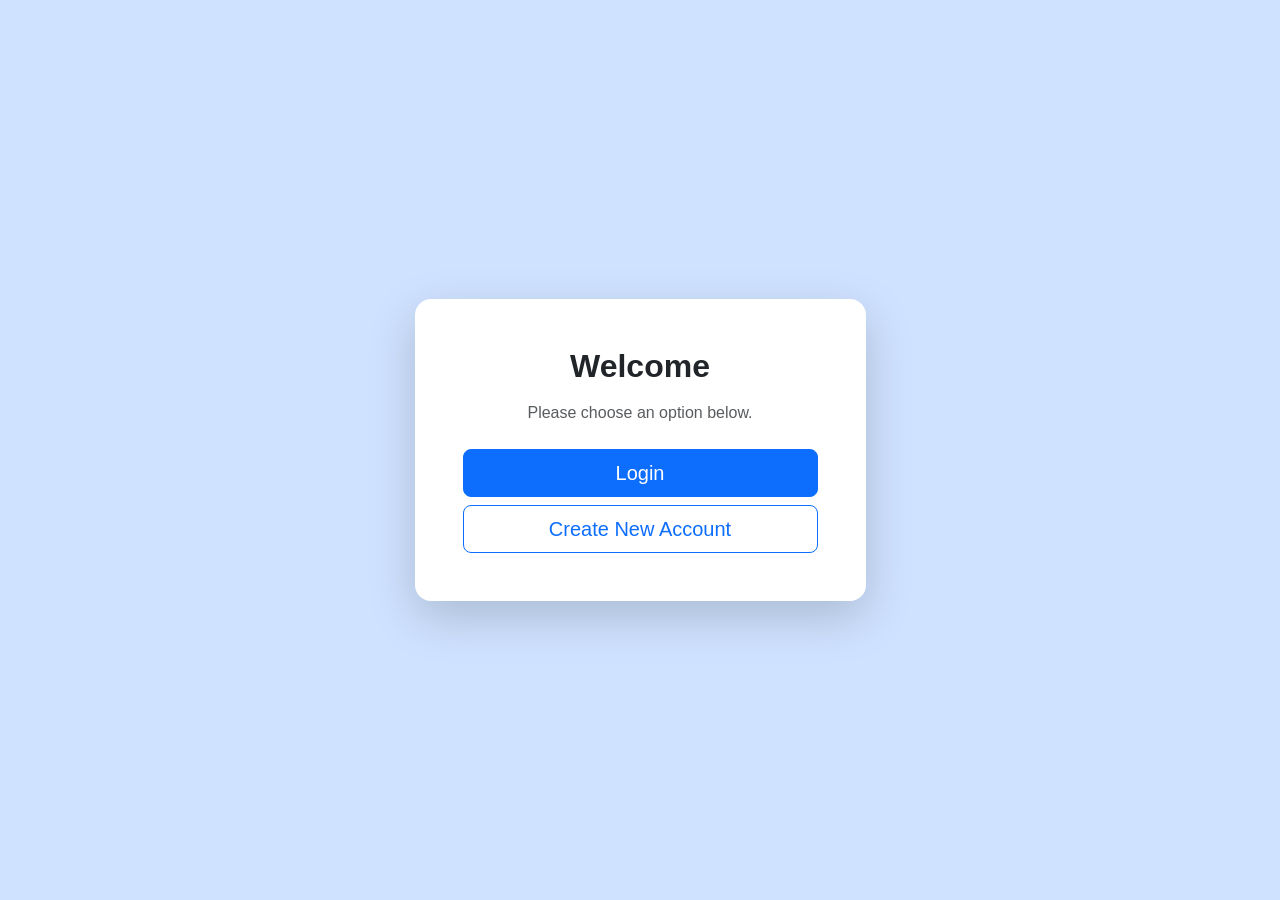
<file: index.html>
<!doctype html>
<html lang="en">
  <head>
    <meta charset="UTF-8" />
    <meta name="viewport" content="width=device-width, initial-scale=1.0" />
    <title>Auth System</title>
    <link
      href="https://cdn.jsdelivr.net/npm/bootstrap@5.3.3/dist/css/bootstrap.min.css"
      rel="stylesheet"
    />
    <link rel="stylesheet" href="CSS/style.css" />
  </head>
  <body
    class="bg-primary-subtle min-vh-100 d-flex align-items-center justify-content-center p-3"
  >
    <div class="container">
      <div class="row justify-content-center">
        <div class="col-12 col-md-6 col-lg-5">
          <div class="card shadow-lg border-0 rounded-4">
            <div class="card-body p-4 p-md-5 text-center">
              <h2 class="fw-bold mb-3">Welcome</h2>
              <p class="text-muted mb-4">Please choose an option below.</p>
              <div class="d-grid gap-2">
                <a href="login.html" class="btn btn-primary btn-lg">Login</a>
                <a href="register.html" class="btn btn-outline-primary btn-lg"
                  >Create New Account</a
                >
              </div>
            </div>
          </div>
        </div>
      </div>
    </div>
  </body>
</html>
</file>
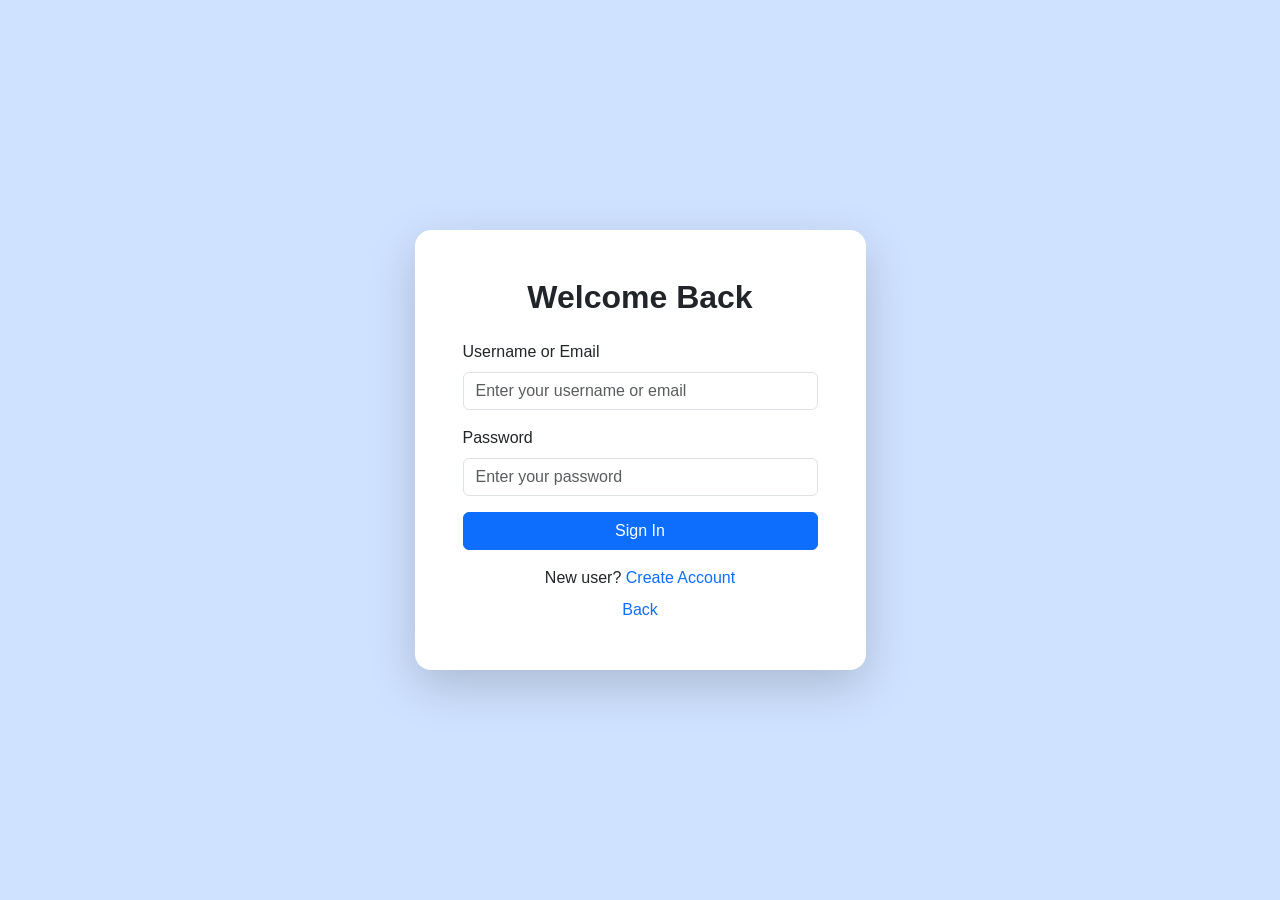
<file: login.html>
<!doctype html>
<html lang="en">
  <head>
    <meta charset="UTF-8" />
    <meta name="viewport" content="width=device-width, initial-scale=1.0" />
    <title>Login</title>
    <link
      href="https://cdn.jsdelivr.net/npm/bootstrap@5.3.3/dist/css/bootstrap.min.css"
      rel="stylesheet"
    />
    <link rel="stylesheet" href="CSS/style.css" />
  </head>
  <body
    class="bg-primary-subtle min-vh-100 d-flex align-items-center justify-content-center p-3"
  >
    <div class="container">
      <div class="row justify-content-center">
        <div class="col-12 col-md-6 col-lg-5">
          <div class="card shadow-lg border-0 rounded-4">
            <div class="card-body p-4 p-md-5">
              <h2 class="fw-bold text-center mb-4">Welcome Back</h2>
              <form id="logForm">
                <div class="mb-3">
                  <label for="lIdentifier" class="form-label"
                    >Username or Email</label
                  >
                  <input
                    type="text"
                    class="form-control"
                    id="lIdentifier"
                    required
                    placeholder="Enter your username or email"
                  />
                </div>
                <div class="mb-3">
                  <label for="lPass" class="form-label">Password</label>
                  <input
                    type="password"
                    class="form-control"
                    id="lPass"
                    required
                    placeholder="Enter your password"
                  />
                </div>
                <button type="submit" class="btn btn-primary w-100">
                  Sign In
                </button>
                <p class="text-center mt-3 mb-2">
                  New user?
                  <a href="register.html">Create Account</a>
                </p>
                <p class="text-center mb-0">
                  <a href="index.html">Back</a>
                </p>
              </form>
            </div>
          </div>
        </div>
      </div>
    </div>
    <script src="JS/registerlogin.js"></script>
  </body>
</html>
</file>
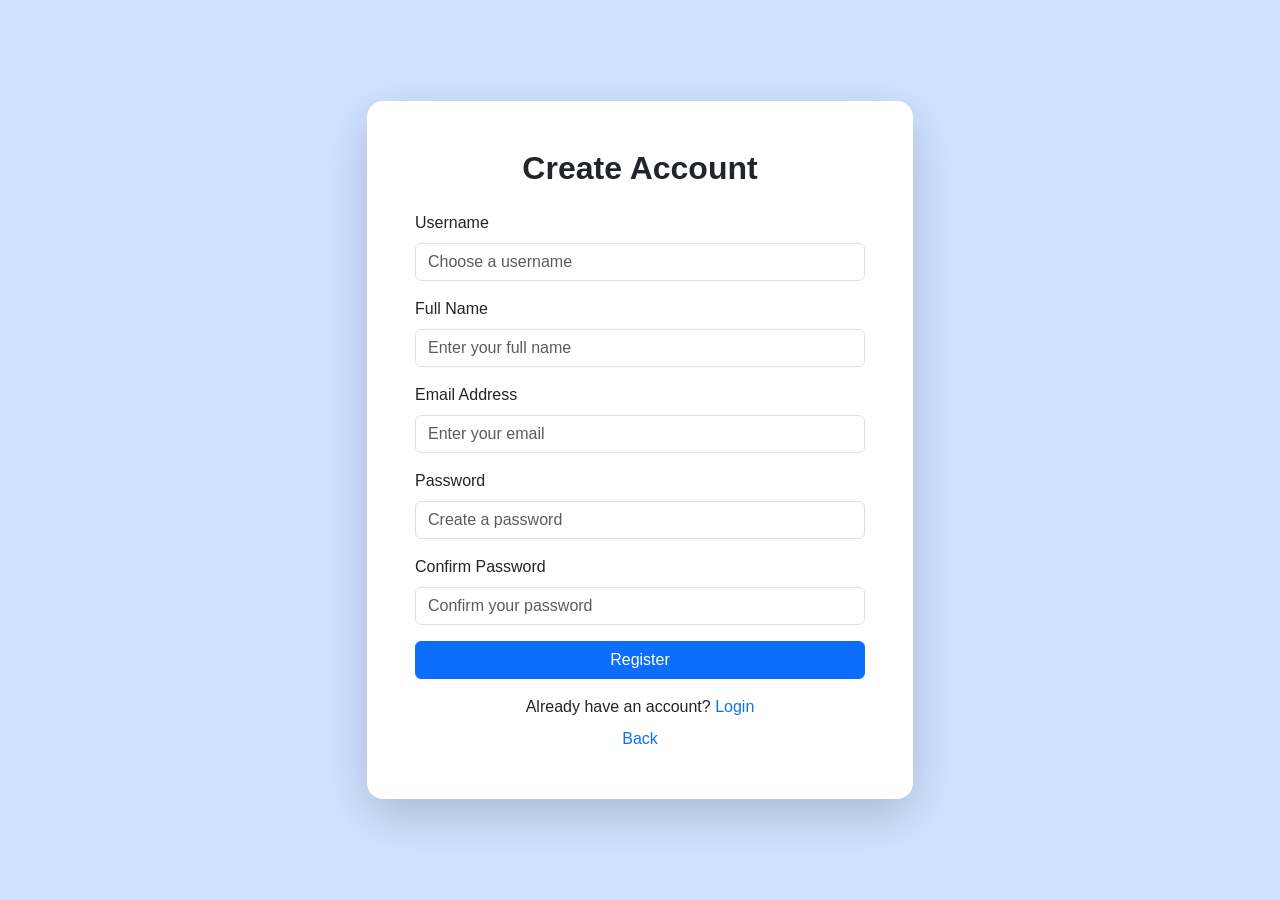
<file: register.html>
<!doctype html>
<html lang="en">
  <head>
    <meta charset="UTF-8" />
    <meta name="viewport" content="width=device-width, initial-scale=1.0" />
    <title>Create Account</title>
    <link
      href="https://cdn.jsdelivr.net/npm/bootstrap@5.3.3/dist/css/bootstrap.min.css"
      rel="stylesheet"
    />
    <link rel="stylesheet" href="CSS/style.css" />
  </head>
  <body
    class="bg-primary-subtle min-vh-100 d-flex align-items-center justify-content-center p-3"
  >
    <div class="container">
      <div class="row justify-content-center">
        <div class="col-12 col-md-7 col-lg-6">
          <div class="card shadow-lg border-0 rounded-4">
            <div class="card-body p-4 p-md-5">
              <h2 class="fw-bold text-center mb-4">Create Account</h2>
              <form id="regForm">
                <div class="mb-3">
                  <label for="rUsername" class="form-label">Username</label>
                  <input
                    type="text"
                    class="form-control"
                    id="rUsername"
                    required
                    placeholder="Choose a username"
                  />
                </div>
                <div class="mb-3">
                  <label for="rFullName" class="form-label">Full Name</label>
                  <input
                    type="text"
                    class="form-control"
                    id="rFullName"
                    required
                    placeholder="Enter your full name"
                  />
                </div>
                <div class="mb-3">
                  <label for="rEmail" class="form-label">Email Address</label>
                  <input
                    type="email"
                    class="form-control"
                    id="rEmail"
                    required
                    placeholder="Enter your email"
                  />
                </div>
                <div class="mb-3">
                  <label for="rPass" class="form-label">Password</label>
                  <input
                    type="password"
                    class="form-control"
                    id="rPass"
                    required
                    placeholder="Create a password"
                  />
                </div>
                <div class="mb-3">
                  <label for="rConfirmPass" class="form-label"
                    >Confirm Password</label
                  >
                  <input
                    type="password"
                    class="form-control"
                    id="rConfirmPass"
                    required
                    placeholder="Confirm your password"
                  />
                </div>
                <button type="submit" class="btn btn-primary w-100">
                  Register
                </button>
                <p class="text-center mt-3 mb-2">
                  Already have an account? <a href="login.html">Login</a>
                </p>
                <p class="text-center mb-0">
                  <a href="index.html">Back</a>
                </p>
              </form>
            </div>
          </div>
        </div>
      </div>
    </div>
    <script src="JS/registerlogin.js"></script>
  </body>
</html>
</file>
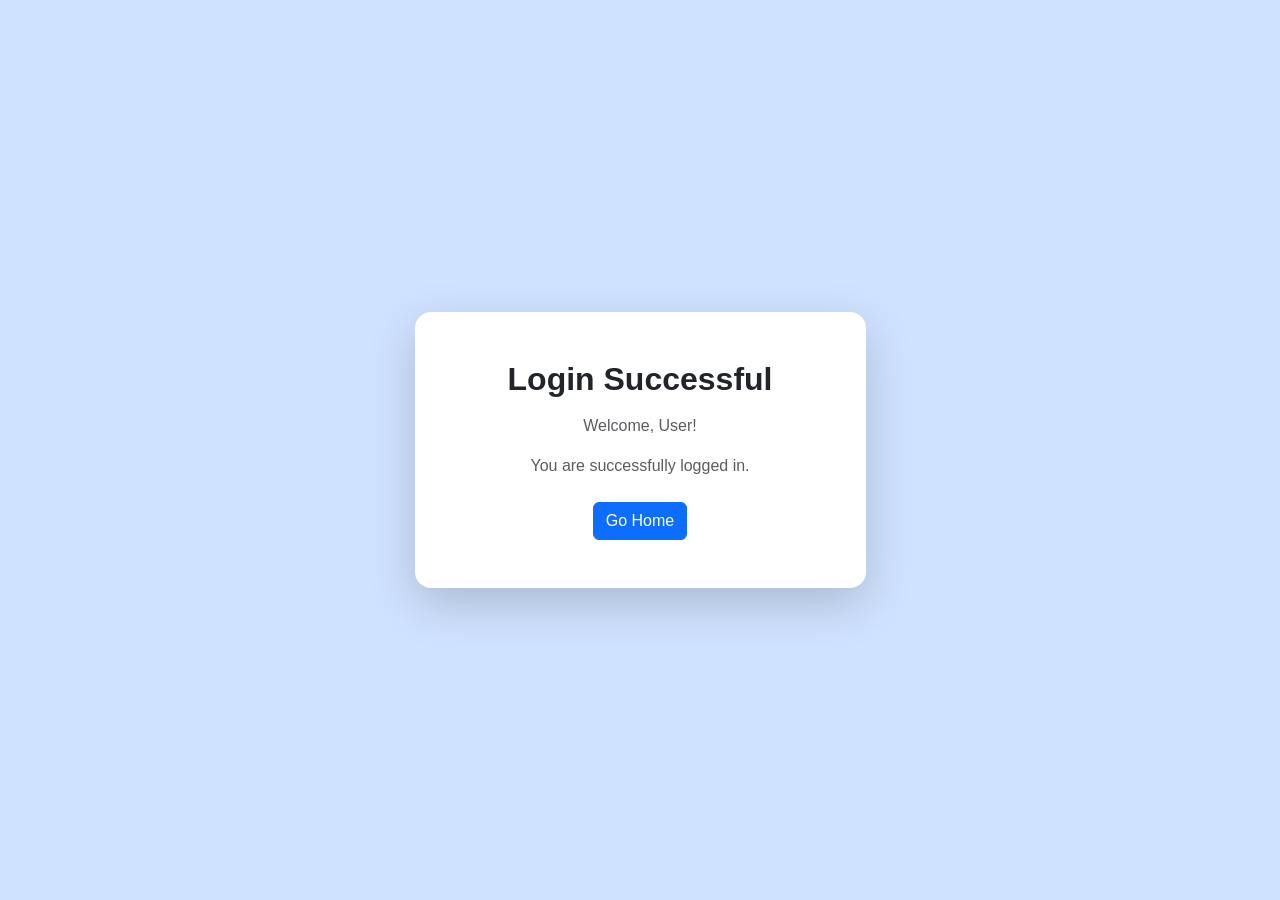
<file: success.html>
<!doctype html>
<html lang="en">
  <head>
    <meta charset="UTF-8" />
    <meta name="viewport" content="width=device-width, initial-scale=1.0" />
    <title>Login Success</title>
    <link
      href="https://cdn.jsdelivr.net/npm/bootstrap@5.3.3/dist/css/bootstrap.min.css"
      rel="stylesheet"
    />
    <link rel="stylesheet" href="CSS/style.css" />
  </head>
  <body
    class="bg-primary-subtle min-vh-100 d-flex align-items-center justify-content-center p-3"
  >
    <div class="container">
      <div class="row justify-content-center">
        <div class="col-12 col-md-6 col-lg-5">
          <div class="card shadow-lg border-0 rounded-4 text-center">
            <div class="card-body p-4 p-md-5">
              <h2 class="fw-bold mb-3">Login Successful</h2>
              <p id="welcomeText" class="text-muted mb-3">Welcome!</p>
              <p class="text-muted mb-4">You are successfully logged in.</p>
              <a href="index.html" class="btn btn-primary">Go Home</a>
            </div>
          </div>
        </div>
      </div>
    </div>

    <script>
      const name = sessionStorage.getItem("welcomeName") || "User";
      document.getElementById("welcomeText").textContent = `Welcome, ${name}!`;
    </script>
  </body>
</html>
</file>
<file: CSS/style.css>
* {
  margin: 0;
  padding: 0;
  box-sizing: border-box;
  font-family: "Segoe UI", Roboto, sans-serif;
}

body {
  min-height: 100vh;
}

a {
  text-decoration: none;
}
</file>
